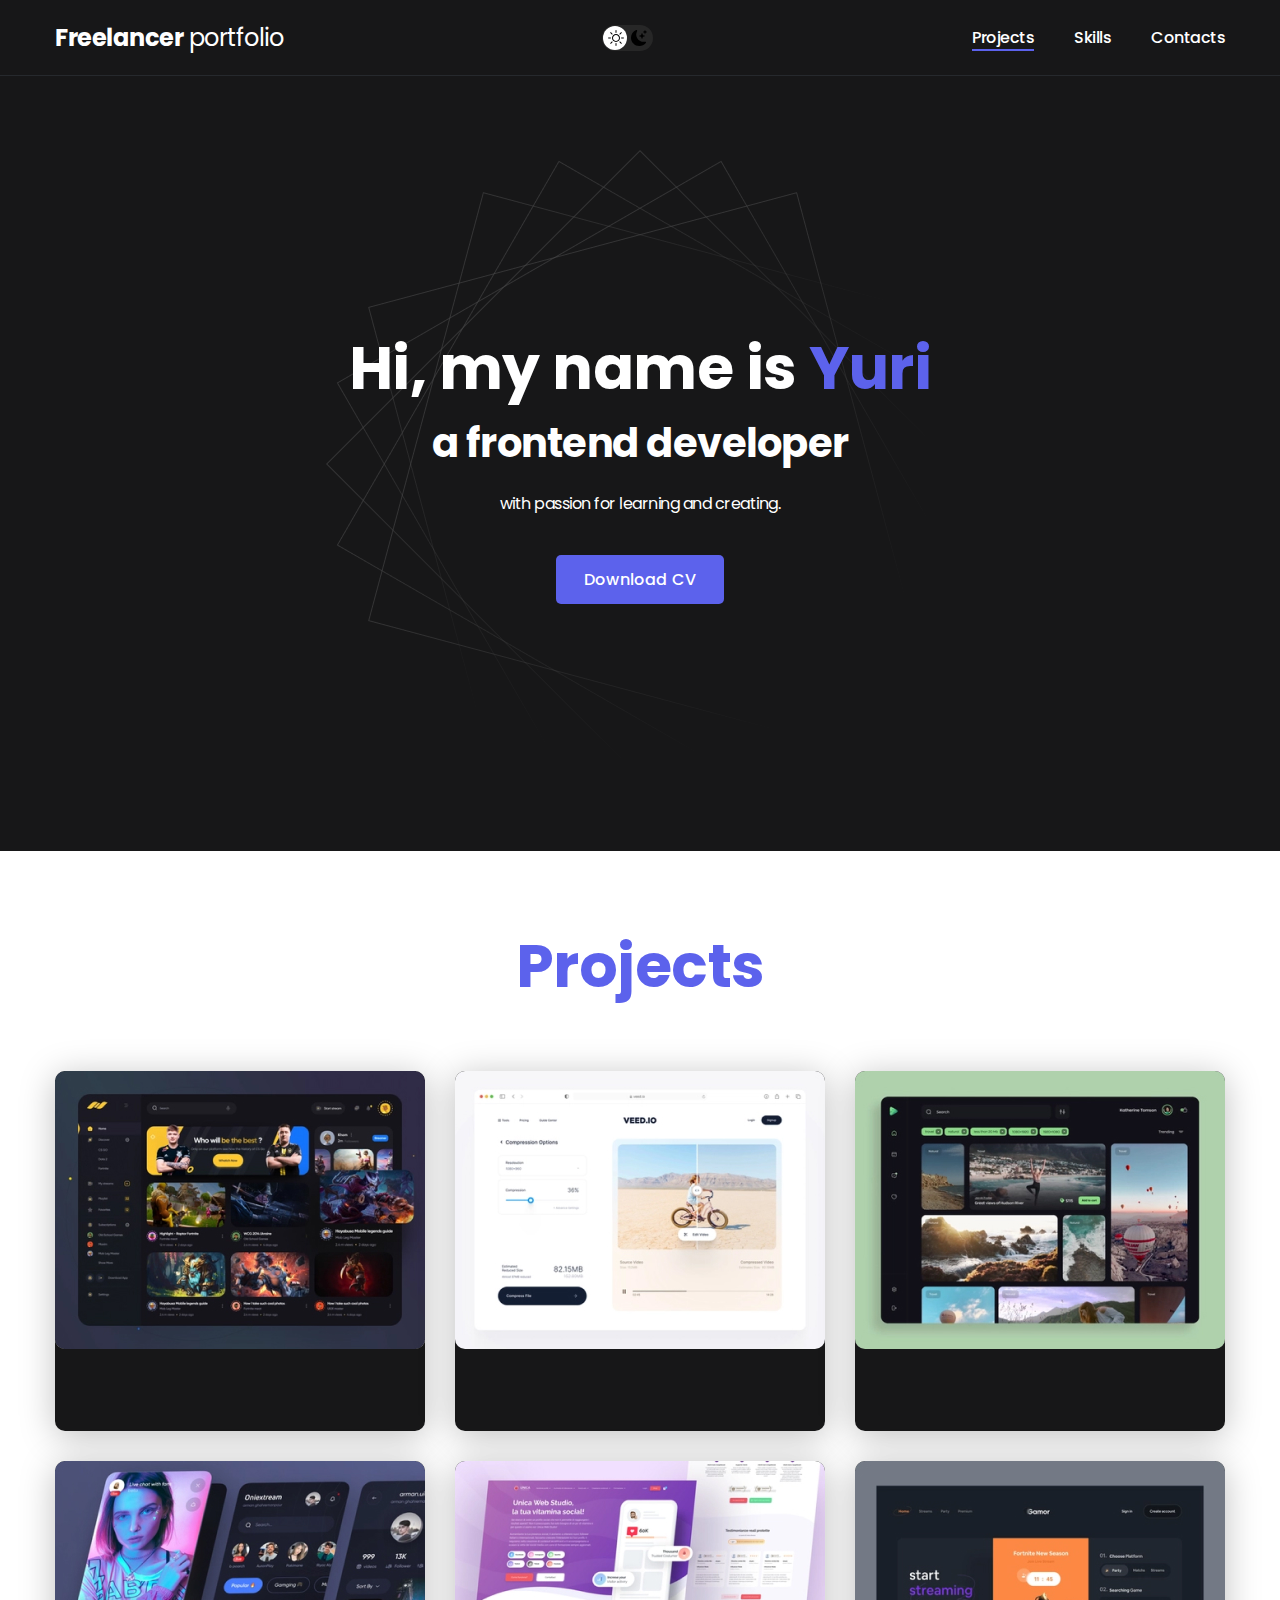
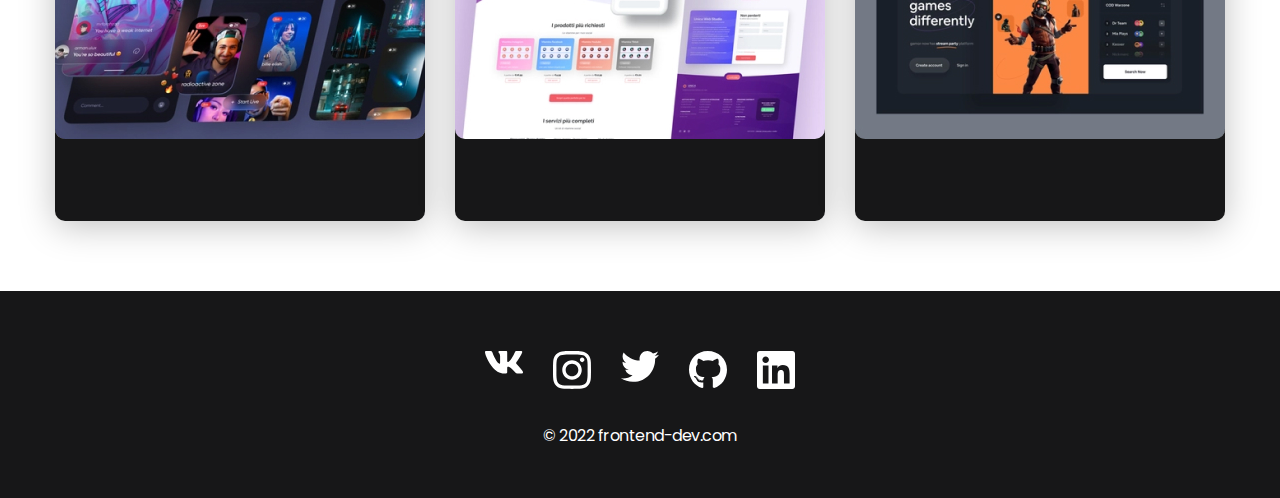
<file: index.html>
<!DOCTYPE html>
<html lang="en">
<head>
    <meta charset="UTF-8">
    <meta http-equiv="X-UA-Compatible" content="IE=edge">
    <meta name="viewport" content="width=device-width, initial-scale=1.0">
    <title>Document</title>
    <link rel="stylesheet" href="./css/style.css">
    <script src="./js/main.js" defer></script>
</head>
<body>
    <nav class="nav">
        <div class="container">
            <div class="nav-row">
                <a href="./index.html" class="logo">
                    <strong>Freelancer</strong> portfolio
                </a>

                <button class="dark">
                    <img src="./img/Sun.svg" alt="" class="dark__icon">
                    <img src="./img/Moon.svg" alt="" class="dark__icon">
                </button>

                <ul class="nav-list">
                    <li class="nav-list__item">
                        <a href="./index.html" class="nav-list__link nav-list__link--active">Projects</a>
                    </li>
                    <li class="nav-list__item">
                        <a href="./skills.html" class="nav-list__link">Skills</a>  
                    </li>
                    <li class="nav-list__item">
                        <a href="./contacts.html" class="nav-list__link">Contacts</a>
                    </li>
                </ul>
            </div>
        </div>
    </nav>

    <header  class="header">
            <div class="header__wrapper">
                <h1 class="header__title">
                    <strong>
                        Hi, my name is <span>Yuri</span><br>
                    </strong>
                    a frontend developer
                </h1>
                <div class="header__text">
                    <p>with passion for learning and creating.</p>
                </div>
                <a href="#!" class="btn">Download CV</a>
            </div>
    </header>
    <main class="section">
        <div class="container">
            <h2 class="title-1">Projects</h2>
            <ul class="project">
                <li class="project__image">
                    <a href="./project-page.html">
                        <img src="./img/01.jpg" alt="project1" class="project__img">
                        <h3 class="project__title">Gaming streaming portal</h3>
                    </a>
                </li>
                <li class="project__image">
                    <a href="./project-page.html">
                        <img src="./img/02.jpg" alt="project1" class="project__img">
                        <h3 class="project__title">Video service</h3>
                    </a>
                </li>
                <li class="project__image">
                    <a href="./project-page.html">
                        <img src="./img/03.jpg" alt="project1" class="project__img">
                        <h3 class="project__title">Video portal</h3>
                    </a>
                </li>
                <li class="project__image">
                    <img src="./img/04.jpg" alt="project1" class="project__img">
                    <h3 class="project__title">Dating app</h3>
                </li>
                <li class="project__image">
                    <img src="./img/05.jpg" alt="project1" class="project__img">
                    <h3 class="project__title">Landing</h3>
                </li>
                <li class="project__image">
                    <img src="./img/06.jpg" alt="project1" class="project__img">
                    <h3 class="project__title">Gaming community</h3>
                </li>
            </ul>
        </div>
    </main>
    <footer class="footer">
        <div class="container">
            <div class="footer__wrapper">
                <ul class="icons">
                    <li class="icon">
                        <img src="./img/vk.svg" alt="#!">
                    </li>
                    <li class="icon">
                        <img src="./img/instagram.svg" alt="#!">
                    </li>
                    <li class="icon">
                        <img src="./img/twitter.svg" alt="#!">
                    </li>
                    <li class="icon">
                        <img src="./img/gitHub.svg" alt="#!">
                    </li>
                    <li class="icon">
                        <img src="./img/linkedIn.svg" alt="#!">
                    </li>
                </ul>
                <div class="copyright">
                    <p>© 2022 frontend-dev.com</p>
                </div>
            </div>
            
        </div>
    </footer>
    
</body>
</html>
</file>
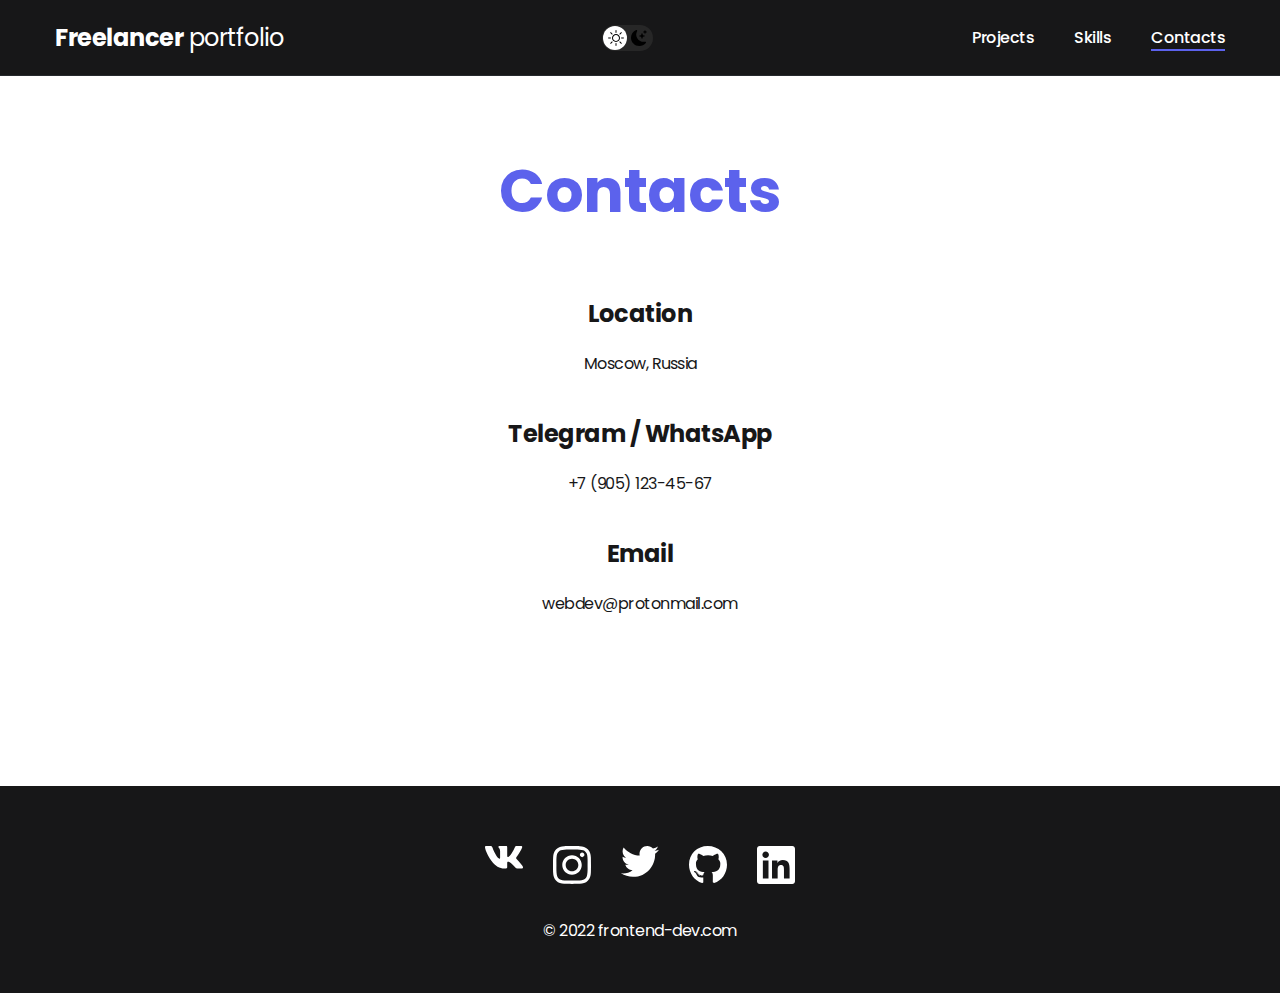
<file: contacts.html>
<!DOCTYPE html>
<html lang="en">
<head>
    <meta charset="UTF-8">
    <meta http-equiv="X-UA-Compatible" content="IE=edge">
    <meta name="viewport" content="width=device-width, initial-scale=1.0">
    <title>Document</title>
    <link rel="stylesheet" href="./css/style.css">
    <script src="./js/main.js" defer></script>
</head>
<body>
    <nav class="nav">
        <div class="container">
            <div class="nav-row">
                <a href="./index.html" class="logo">
                    <strong>Freelancer</strong> portfolio
                </a>

                <button class="dark">
                    <img src="./img/Sun.svg" alt="" class="dark__icon">
                    <img src="./img/Moon.svg" alt="" class="dark__icon">
                </button>
                
                <ul class="nav-list">
                    <li class="nav-list__item">
                        <a href="./index.html" class="nav-list__link">Projects</a>
                    </li>
                    <li class="nav-list__item">
                        <a href="./skills.html" class="nav-list__link">Skills</a>  
                    </li>
                    <li class="nav-list__item">
                        <a href="./contacts.html" class="nav-list__link nav-list__link--active">Contacts</a>
                    </li>
                </ul>
            </div>
        </div>
    </nav>
    <main class="section">
        <div class="container">
            <h1 class="title-1">Contacts</h1>

            <ul class="content-list">
                <li class="content-list__item">
                    <h2 class="title-2">Location</h2> 
                    <p>Moscow, Russia</p>
                </li>
                <li class="content-list__item">
                    <h2 class="title-2">Telegram / WhatsApp</h2> 
                    <p>+7 (905) 123-45-67</p>
                </li>
                <li class="content-list__item">
                    <h2 class="title-2">Email</h2> 
                    <p>webdev@protonmail.com</p>
                </li>
                
            </ul>
        </div>
    </main>
    <footer class="footer">
        <div class="container">
            <div class="footer__wrapper">
                <ul class="icons">
                    <li class="icon">
                        <img src="./img/vk.svg" alt="#!">
                    </li>
                    <li class="icon">
                        <img src="./img/instagram.svg" alt="#!">
                    </li>
                    <li class="icon">
                        <img src="./img/twitter.svg" alt="#!">
                    </li>
                    <li class="icon">
                        <img src="./img/gitHub.svg" alt="#!">
                    </li>
                    <li class="icon">
                        <img src="./img/linkedIn.svg" alt="#!">
                    </li>
                </ul>
                <div class="copyright">
                    <p>© 2022 frontend-dev.com</p>
                </div>
            </div>
            
        </div>
    </footer>
    
</body>
</html>
</file>
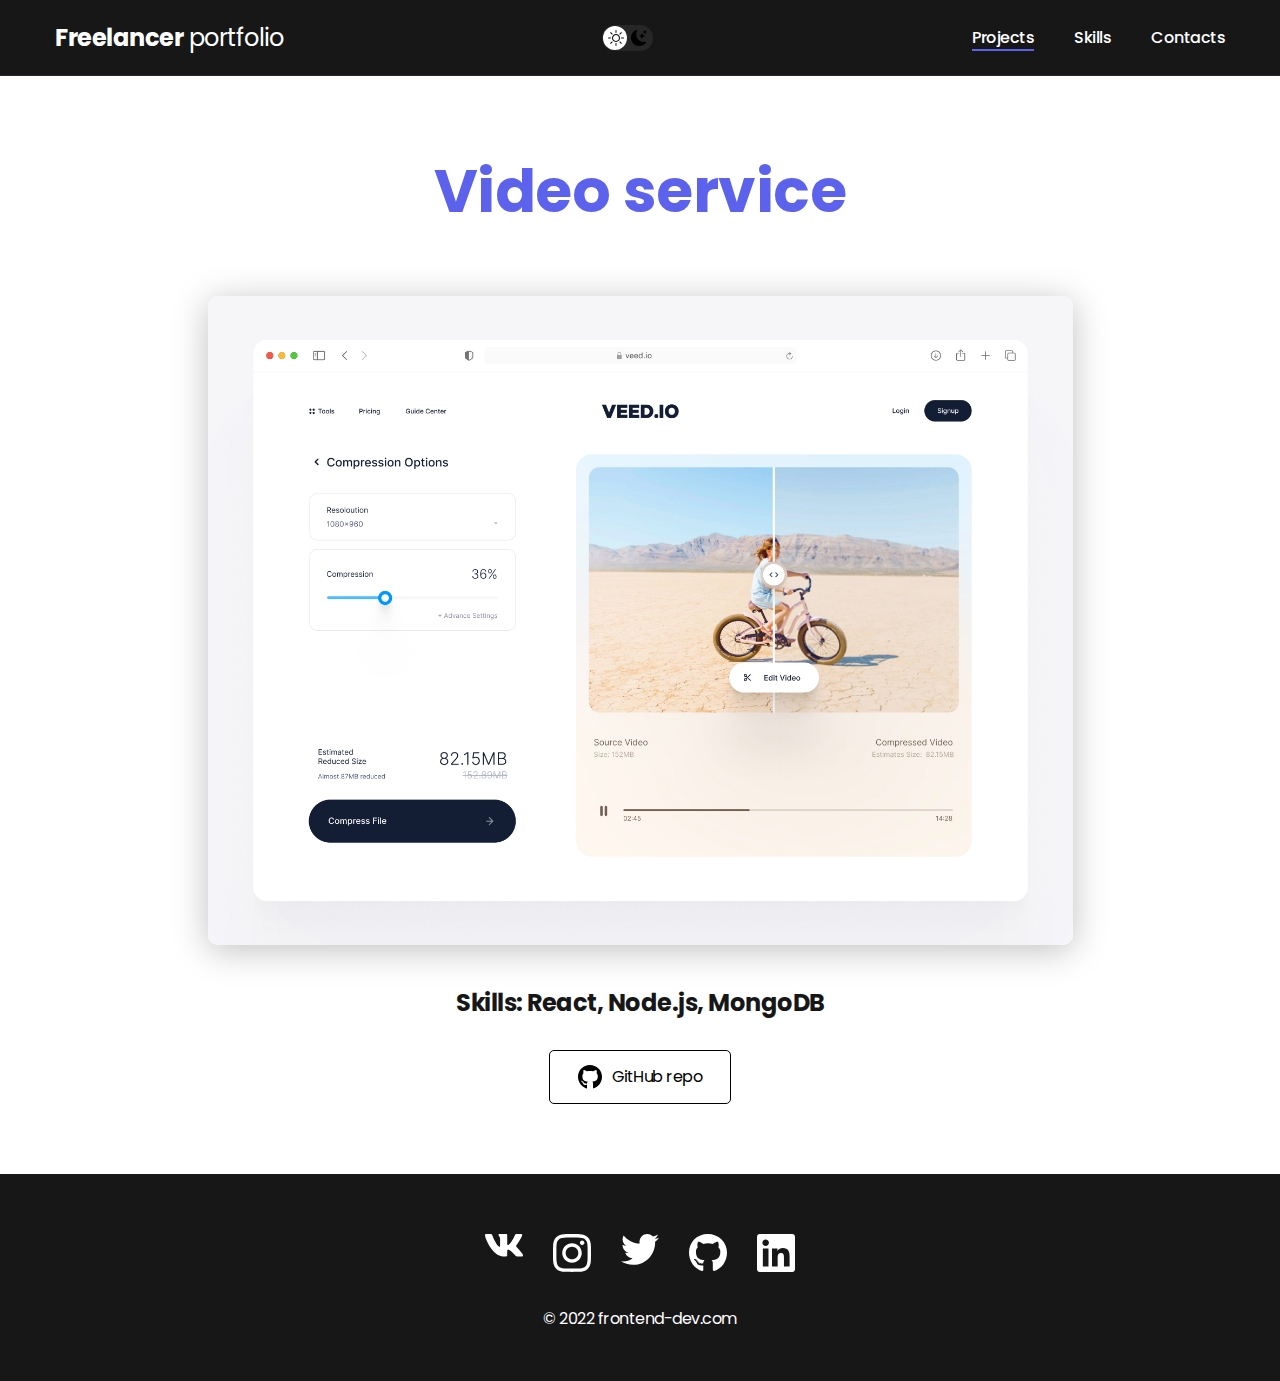
<file: project-page.html>
<!DOCTYPE html>
<html lang="en">
<head>
    <meta charset="UTF-8">
    <meta http-equiv="X-UA-Compatible" content="IE=edge">
    <meta name="viewport" content="width=device-width, initial-scale=1.0">
    <title>Document</title>
    <link rel="stylesheet" href="./css/style.css">
    <script src="./js/main.js" defer></script>
</head>
<body>
    <nav class="nav">
        <div class="container">
            <div class="nav-row">
                <a href="./index.html" class="logo">
                    <strong>Freelancer</strong> portfolio
                </a>

                <button class="dark">
                    <img src="./img/Sun.svg" alt="" class="dark__icon">
                    <img src="./img/Moon.svg" alt="" class="dark__icon">
                </button>

                <ul class="nav-list">
                    <li class="nav-list__item">
                        <a href="./index.html" class="nav-list__link nav-list__link--active">Projects</a>
                    </li>
                    <li class="nav-list__item">
                        <a href="./skills.html" class="nav-list__link">Skills</a>  
                    </li>
                    <li class="nav-list__item">
                        <a href="./contacts.html" class="nav-list__link">Contacts</a>
                    </li>
                </ul>

            </div>
        </div>
    </nav>
    <main class="section">
        <div class="container">
            <div class="project__wrapper">
                <h2 class="title-1">Video service</h2>
                <img src="./img/02-big.jpg" alt="ggg" class="project-details__img">

                <div class="project-details__desc">
                    <p>Skills: React, Node.js, MongoDB</p>
                </div>
                <a href="#!" class="btn-git">
                    <img src="./img/gitHub-black.svg" alt="">
                    GitHub repo
                </a>
            </div>
            
        </div>
    </main>
    <footer class="footer">
        <div class="container">
            <div class="footer__wrapper">
                <ul class="icons">
                    <li class="icon">
                        <img src="./img/vk.svg" alt="#!">
                    </li>
                    <li class="icon">
                        <img src="./img/instagram.svg" alt="#!">
                    </li>
                    <li class="icon">
                        <img src="./img/twitter.svg" alt="#!">
                    </li>
                    <li class="icon">
                        <img src="./img/gitHub.svg" alt="#!">
                    </li>
                    <li class="icon">
                        <img src="./img/linkedIn.svg" alt="#!">
                    </li>
                </ul>
                <div class="copyright">
                    <p>© 2022 frontend-dev.com</p>
                </div>
            </div>
            
        </div>
    </footer>
    
</body>
</html>
</file>
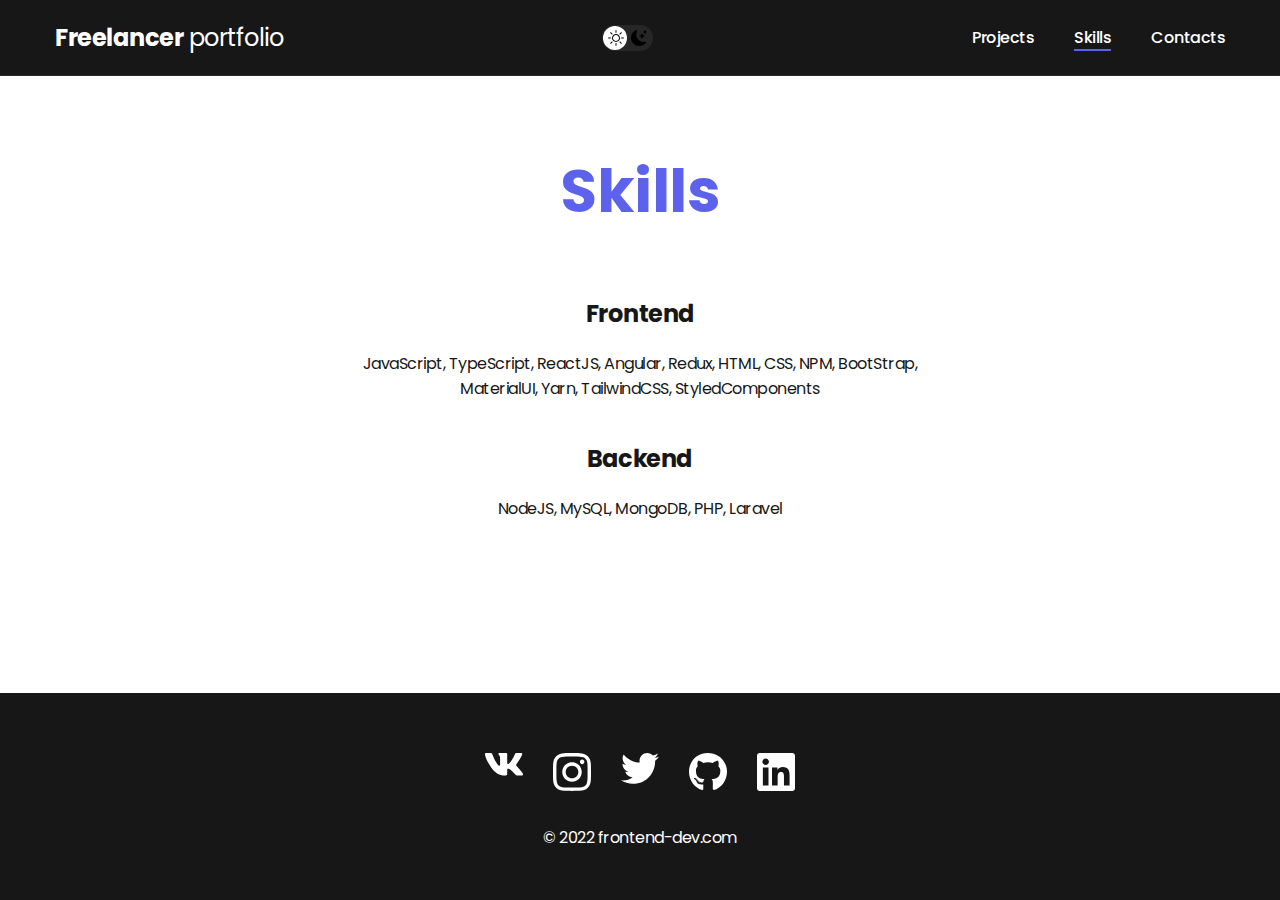
<file: skills.html>
<!DOCTYPE html>
<html lang="en">
<head>
    <meta charset="UTF-8">
    <meta http-equiv="X-UA-Compatible" content="IE=edge">
    <meta name="viewport" content="width=device-width, initial-scale=1.0">
    <title>Document</title>
    <link rel="stylesheet" href="./css/style.css">
    <script src="./js/main.js" defer></script>
</head>
<body class="">
    <nav class="nav">
        <div class="container">
            <div class="nav-row">
                <a href="./index.html" class="logo">
                    <strong>Freelancer</strong> portfolio
                </a>

                <button class="dark">
                    <img src="./img/Sun.svg" alt="" class="dark__icon">
                    <img src="./img/Moon.svg" alt="" class="dark__icon">
                </button>

                <ul class="nav-list">
                    <li class="nav-list__item">
                        <a href="./index.html" class="nav-list__link">Projects</a>
                    </li>
                    <li class="nav-list__item">
                        <a href="./skills.html" class="nav-list__link nav-list__link--active">Skills</a>  
                    </li>
                    <li class="nav-list__item">
                        <a href="./contacts.html" class="nav-list__link">Contacts</a>
                    </li>
                </ul>
            </div>
        </div>
    </nav>
    <main class="section">
        <div class="container">
            <h1 class="title-1">Skills</h1>

            <ul class="content-list">
                <li class="content-list__item">
                    <h2 class="title-2">Frontend</h2> 
                    <p>JavaScript, TypeScript, ReactJS, Angular, Redux, HTML, CSS, NPM, BootStrap, MaterialUI, Yarn, TailwindCSS, StyledComponents</p>
                </li>
                <li class="content-list__item">
                    <h2 class="title-2">Backend</h2> 
                    <p>NodeJS, MySQL, MongoDB, PHP, Laravel</p>
                </li>
                
            </ul>
        </div>
    </main>
    <footer class="footer">
        <div class="container">
            <div class="footer__wrapper">
                <ul class="icons">
                    <li class="icon">
                        <img src="./img/vk.svg" alt="#!">
                    </li>
                    <li class="icon">
                        <img src="./img/instagram.svg" alt="#!">
                    </li>
                    <li class="icon">
                        <img src="./img/twitter.svg" alt="#!">
                    </li>
                    <li class="icon">
                        <img src="./img/gitHub.svg" alt="#!">
                    </li>
                    <li class="icon">
                        <img src="./img/linkedIn.svg" alt="#!">
                    </li>
                </ul>
                <div class="copyright">
                    <p>© 2022 frontend-dev.com</p>
                </div>
            </div>
            
        </div>
    </footer>
    
</body>
</html>
</file>
<file: css/style.css>
@import "./reset.css";
@import url('https://fonts.googleapis.com/css2?family=DM+Sans:opsz,wght@9..40,400;9..40,500;9..40,700&family=Poppins:wght@400;500;700&display=swap');


/* font-family: 'DM Sans', sans-serif;
font-family: 'Poppins', sans-serif; */

:root{
    --black:#171718;
    --white:#fff;
    --purple: #5C62EC;

    /* --text-color:var(--black); */

    --dark-bg: #252526;
    --header-text: var(--white);


    --page-bg:var(--white);
    --text-color:var(--black);
    --title-1:var(--purple);

    --card-bg:var(--black);
}
.night{
    --page-bg:var(--black);
    --text-color:var(--white);
    --title-1:var(--white);

    --card-bg:var(--dark-bg);
}

*{
    font-family: 'Poppins', sans-serif;
    letter-spacing: -0.5px;

    padding: 0px;
    margin: 0px;
    border: none;
}

html, body{
    display: flex;
    flex-direction: column;
    min-height: 100vh;

    background-color: var( --page-bg);
    color: var(--text-color);
}

img{
    max-width: 100%;
}



/* nav */

.nav{
    background-color: #171718;
    color:#fff;
    padding: 20px 0;
    border-bottom: solid 1px #26292D;
    letter-spacing: normal;
}

.container{
    max-width: 1170px;
    padding: 0 15px;
    margin: 0 auto;
}

.nav-row{
    display: flex;
    justify-content: space-between;
    align-items: center;
    /* для мобильной адаптации */
    column-gap: 30px;
    row-gap:20px;
    flex-wrap: wrap;
}

.logo{
    color: #fff;
    text-decoration: none;
    font-size: 24px;
    font-family: 'Poppins', sans-serif;
}

.logo strong{
    font-weight: 700;
}

.nav-list{
   display: flex;
   align-items: center;
   column-gap: 40px;
   row-gap: 20px;

   /* чтобы происходил перенос */
   flex-wrap: wrap;

   font-size: 16px;
   font-weight: 500;
   font-family: 'Poppins', sans-serif;
}

.nav-list__item{
    list-style-type:none;
}

.nav-list__link{
    text-decoration: none;
    color:#fff;
    transition: opacity 0.2s;
}
.nav-list__link:hover{
    opacity: 0.8;
}

.nav-list__link--active{
    position: relative;
}

/* псевдоэлемент под ссылкой */
.nav-list__link--active::before{
    content: "";

    position: absolute;
    left: 0;
    top: 100%;

    display: block;
    height: 2px;
    width: 100%;
    background-color: #5C62EC;
}

/* переключатель ночной темы */
.dark{
    display: flex;
    /* flex-direction:column; */
    justify-content: center;
    align-items: center;
    gap: 7px;

    width: 51px;
    height: 26px;
    border-radius: 50px;
    background-color: #272727;
    padding: 7px;

    position: relative;
}
.dark::before{
    content: "";
    display: block;
    width: 24px;
    height: 24px;
    border-radius: 50%;
    background-color: #fff;

    position: absolute;
    top: 1px;
    left: 1px;

    transition: left 0.3s;
}

.dark--active::before{
    left:26px;
}

.dark__icon{
    position: relative;
}


/* Header */
.header{
    background-color: #171718;
    color:#fff;
    min-height: 695px;
    padding: 40px 0;

    background-image: url("./../img/Abstract.png");
    background-repeat: no-repeat;
    background-size: auto;
    background-position: center;

    display: flex;
    justify-content: center;
    align-items: center;
    text-align: center;

   
}

.header__wrapper{
    max-width: 660px;
    padding: 0 15px;
}

.header__title{
    font-size: 40px;
    font-weight: 700;
}
.header__title strong{
    font-size: 60px;
    font-weight: 700;
}
.header__title span{
    color:#5C62EC;
}
.header__text{
    margin-top: 20px;
    margin-bottom: 40px;
    font-style: 18px;
    line-height: 1.333;
}
.btn{
    display: inline-block;
    background-color: #5C62EC;
    /* height: 48px; */
    padding: 12px 28px;
    text-decoration: none;
    border-radius: 5px;
    color:#fff;
    letter-spacing: 0.15px;
    font-size: 16px;
    font-weight: 500;
    transition: opacity 0.2s ease-in;
}

.btn:hover{
    opacity: 0.8;
}

.btn:active{
    position: relative;
    top: 1px;
}


/* Prohects */
.section{
    padding: 70px 0;

}

.title-1{
    margin-bottom: 60px;
    font-size: 60px;
    font-weight: 700;
    color:var(--title-1);
    /* line-height: 1.3; */
    text-align: center;
}

.project{
    display: flex;
    flex-wrap: wrap;
    column-gap: 30px;
    row-gap: 30px;
    justify-content: center;

}
.project__image{
    list-style-type:none;
    max-width: 370px;
    box-shadow: 0px 5px 35px 0px rgba(0, 0, 0, 0.25);
    border-radius: 10px;
    background-color: var(--card-bg);
}
.project__image a{
    text-decoration: none;
}

.project__img{
    border-radius: 10px;
}

.project__title{
    padding: 15px 20px 25px;
    font-weight: 700;
    font-size: 24px;
    color:var(--text-color);
}

/* Project details */

.project__wrapper{
    max-width: 865px;
    margin: 0 auto;
    display: flex;
    flex-direction: column;
    align-items: center;
    text-align: center;
}
.project-details__img{
    max-width: 100%;
    margin-bottom: 40px;
    border-radius: 10px;
    box-shadow: 0px 5px 35px 0px rgba(0, 0, 0, 0.25);
}

.project-details__desc{
    margin-bottom: 30px;
    font-weight: 700;
    font-size: 24px;
}

/* contentList */

.title-2{
    font-style: 40px;
    margin-bottom: 20px;
    font-weight: 700;
}
.content-list{
    max-width: 570px;
    display: flex;
    flex-direction: column;
    align-items: center;
    text-align: center;
    row-gap: 40px;
    margin: 0 auto 100px;
    
}

.content-list__item{
    list-style-type:none;
    font-style: 18px;

}

/* Footer */
.footer{
    background-color: #171718;
    padding: 60px 0 50px;
    color:#fff;
    margin-top: auto;

}
.icons{
    list-style-type:none;
    display: flex;
    column-gap: 30px;
}

.copyright{
    color: #fff;
    font-size: 16px;
}

.footer__wrapper{
    display: flex;
    flex-direction: column;
    align-items: center;
    row-gap: 27px;
}
.btn-git{
    border:1px solid black;
    height: 48px;
    padding: 2px 28px;
    text-decoration: none;
    color: black;
    align-items: center;
    border-radius: 5px;

    display: flex;
    align-items: center;
    gap: 10;
    gap: 10px;

    background-color: #fff;

    transition: opacity 0.2s ease-in;
}

.btn-git:hover{
    opacity: 0.8;
}

.btn-git:active{
    position: relative;
    top: 1px;
}



@media (max-width:620px){
    .header{
        min-height: unset;
    }
    .header__title{
        font-size: 30px;
    }
    .header__title strong{
        font-size: 40px;
    }

    .title-1{
        margin-bottom: 30px;
        font-size: 40px;
    }
    .section{
        padding: 30px 0;
    }
    .project__title{
        font-size: 21px;
    }
    .footer {
        padding: 40px 0 30px;
    }
    .icon{
        width: 28px;
    }
    .icons {
        column-gap: 20px;
    }
    .footer__wrapper {
        row-gap: 11px;
    }
    .title-2 {
        margin-bottom: 11px;
    }

    .project-details__desc {
        margin-bottom: 20px;
        font-size: 20px;
    }

}
</file>
